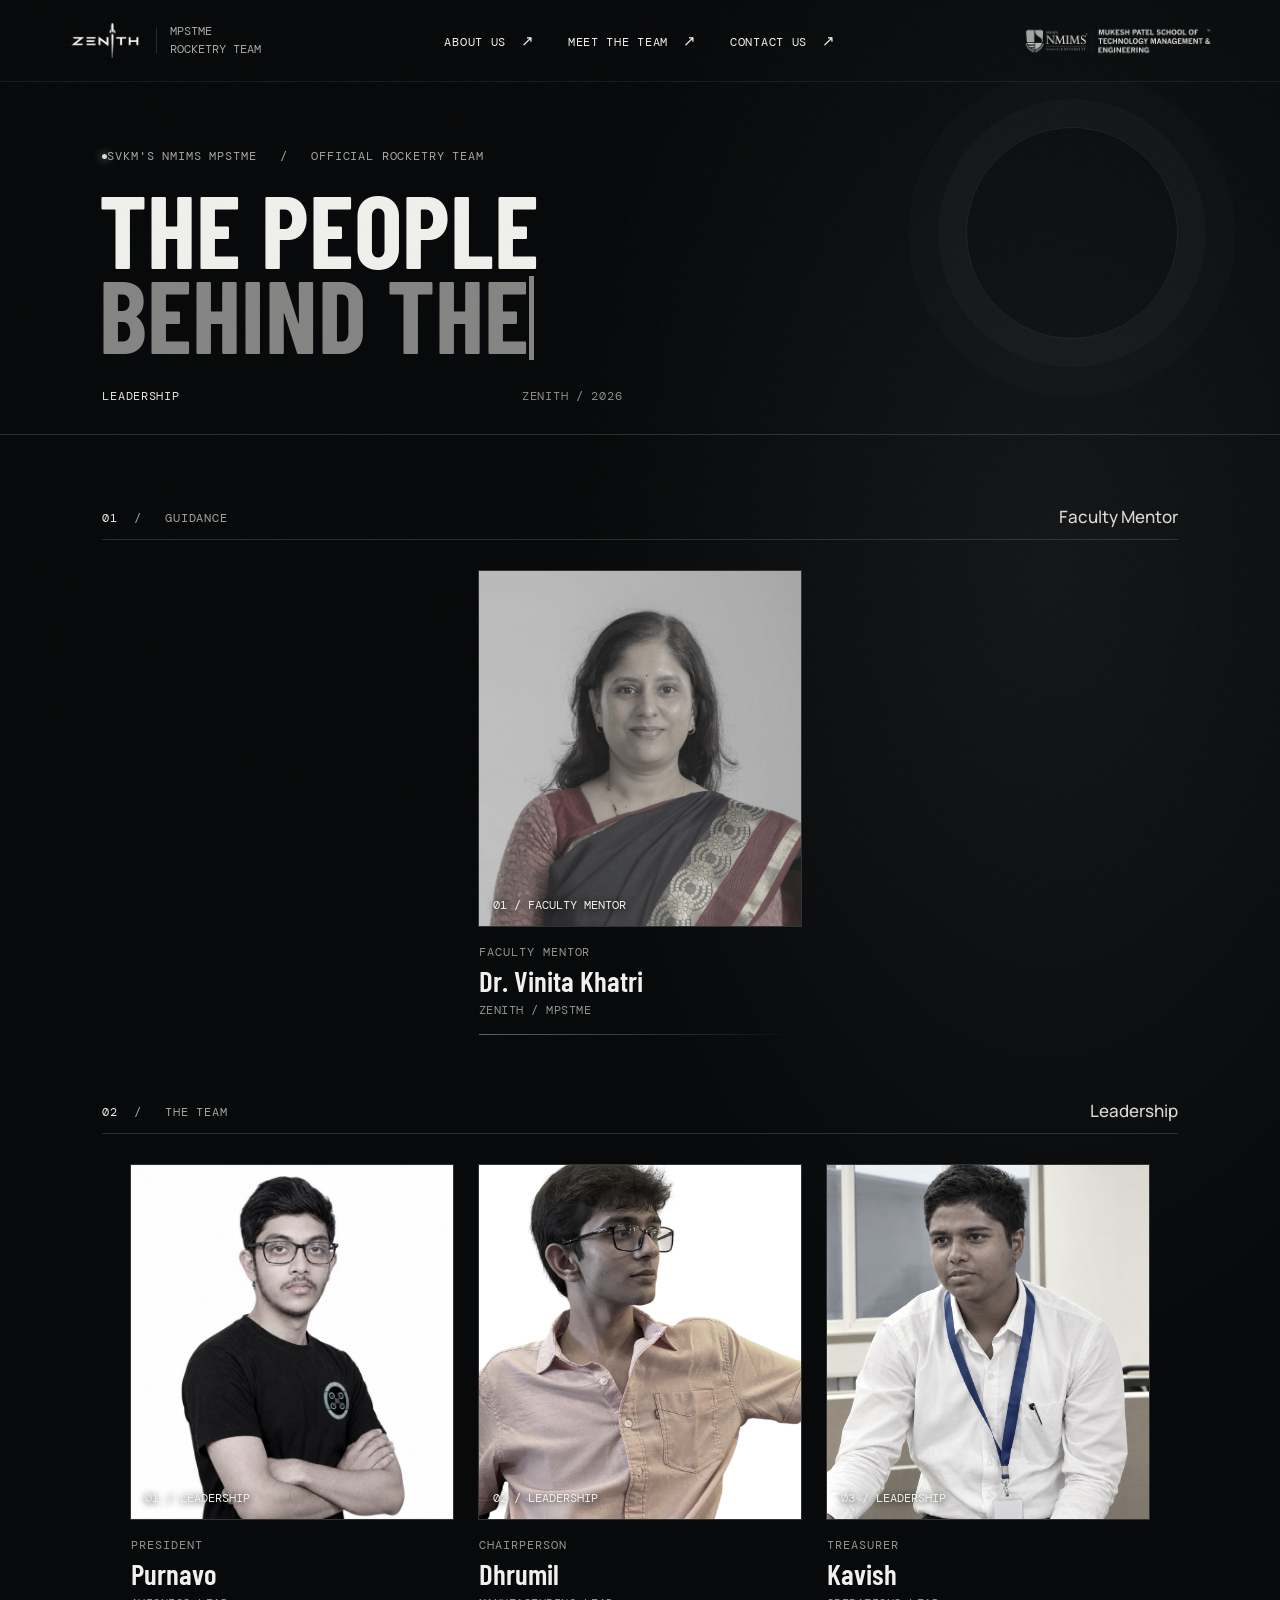
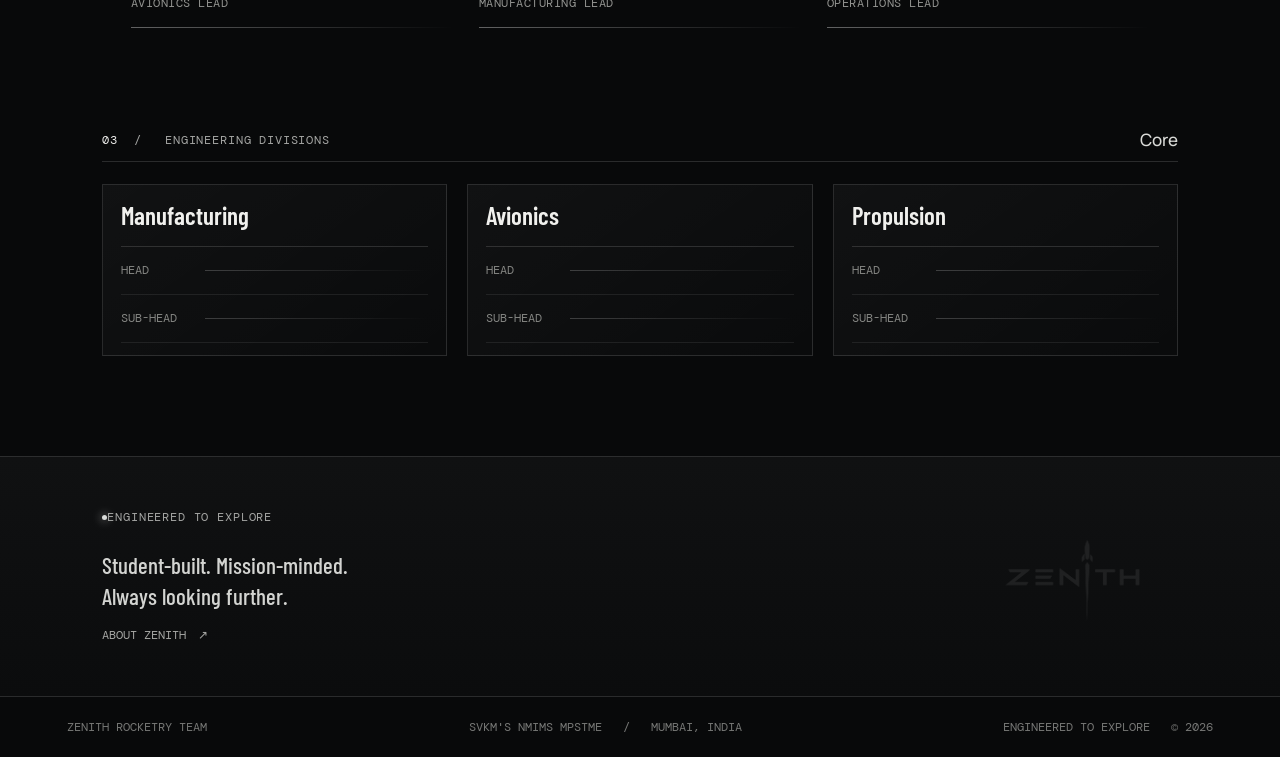
<file: team.html>
<!doctype html>
<html lang="en">
  <head>
    <meta charset="UTF-8" />
    <meta name="viewport" content="width=device-width, initial-scale=1.0" />
    <meta name="theme-color" content="#08090a" />
    <meta name="description" content="Meet the leadership team of ZENITH, the official rocketry team of SVKM's NMIMS MPSTME." />
    <title>Meet the Team | ZENITH</title>
    <link rel="preconnect" href="https://fonts.googleapis.com" />
    <link rel="preconnect" href="https://fonts.gstatic.com" crossorigin />
    <link href="https://fonts.googleapis.com/css2?family=Barlow+Condensed:wght@500;600;700;800&family=DM+Mono:wght@400;500&family=Manrope:wght@400;500;600;700&display=swap" rel="stylesheet" />
    <link rel="icon" href="./zenith-logo-transparent.png" type="image/png" />
    <link rel="stylesheet" href="./styles.css" />
  </head>
  <body class="team-page" id="top">
    <div class="grain" aria-hidden="true"></div>
    <div class="page-transition" aria-hidden="true" hidden>
      <div class="transition-tab"><span class="transition-mark"></span><span>PREPARING FLIGHT</span><span class="transition-coordinate">ZENITH / MPSTME</span></div>
    </div>
    <header class="site-header">
      <a class="brand" href="./index.html#top" aria-label="Zenith home">
        <img src="./zenith-logo-transparent.png" alt="ZENITH" />
        <span class="brand-divider"></span>
        <span class="brand-caption">MPSTME<br />ROCKETRY TEAM</span>
      </a>
      <nav class="header-nav" aria-label="Main navigation">
        <a class="header-link about-link" href="./index.html#team">ABOUT US <span aria-hidden="true">↗</span></a>
        <a class="header-link" href="./team.html" aria-current="page">MEET THE TEAM <span aria-hidden="true">↗</span></a>
        <a class="header-link" href="./contact.html">CONTACT US <span aria-hidden="true">↗</span></a>
      </nav>
      <div class="header-utility">
        <a class="university-mark" href="https://engineering.nmims.edu/" aria-label="Mukesh Patel School of Technology Management and Engineering, NMIMS">
          <img src="./mpstme-logo-transparent.png" alt="SVKM's NMIMS Mukesh Patel School of Technology Management and Engineering" />
        </a>
      </div>
    </header>

    <main>
      <section class="leadership-hero">
        <p class="eyebrow"><span class="eyebrow-dot"></span> SVKM'S NMIMS MPSTME &nbsp; / &nbsp; OFFICIAL ROCKETRY TEAM</p>
        <h1 data-typewriter data-typewriter-delay="350" aria-label="THE PEOPLE BEHIND THE FLIGHT.">THE PEOPLE<br /><em>BEHIND THE FLIGHT.</em></h1>
        <div class="leadership-subline"><span>LEADERSHIP</span><span>ZENITH / 2026</span></div>
      </section>

      <section class="leadership-section mentor-section" aria-labelledby="mentor-title">
        <div class="leadership-heading">
          <p class="eyebrow"><span class="chapter-number">01</span> &nbsp; / &nbsp; GUIDANCE</p>
          <h2 id="mentor-title">Faculty Mentor</h2>
        </div>
        <div class="leaders-grid mentor-grid">
          <article class="leader-profile mentor-profile">
            <div class="leader-photo mentor-photo">
              <img src="./dr.vinita_khatri.jpg" alt="Dr. Vinita Khatri" />
              <span class="leader-photo-index">01 / FACULTY MENTOR</span>
            </div>
            <div class="leader-info"><p class="leader-role">FACULTY MENTOR</p><h3>Dr. Vinita Khatri</h3><p class="leader-specialty">ZENITH / MPSTME</p><span class="leader-rule"></span></div>
          </article>
        </div>
      </section>

      <section class="leadership-section" aria-labelledby="leadership-title">
        <div class="leadership-heading">
          <p class="eyebrow"><span class="chapter-number">02</span> &nbsp; / &nbsp; THE TEAM</p>
          <h2 id="leadership-title">Leadership</h2>
        </div>
        <div class="leaders-grid">
          <article class="leader-profile leader-profile-featured">
            <div class="leader-photo">
              <img src="./purnavo-team.jpg" alt="Purnavo, President of the ZENITH rocketry team" fetchpriority="high" />
              <span class="leader-photo-index">01 / LEADERSHIP</span>
            </div>
            <div class="leader-info"><p class="leader-role">PRESIDENT</p><h3>Purnavo</h3><p class="leader-specialty">AVIONICS LEAD</p><span class="leader-rule"></span></div>
          </article>
          <article class="leader-profile dhrumil-profile">
            <div class="leader-photo">
              <img src="./Dhrumil.png" alt="Dhrumil, Chairperson of the ZENITH rocketry team" fetchpriority="high" />
              <span class="leader-photo-index">02 / LEADERSHIP</span>
            </div>
            <div class="leader-info"><p class="leader-role">CHAIRPERSON</p><h3>Dhrumil</h3><p class="leader-specialty">MANUFACTURING LEAD</p><span class="leader-rule"></span></div>
          </article>
          <article class="leader-profile">
            <div class="leader-photo">
              <img src="./kavish-team.jpeg" alt="Kavish, Treasurer of the ZENITH rocketry team" fetchpriority="high" />
              <span class="leader-photo-index">03 / LEADERSHIP</span>
            </div>
            <div class="leader-info"><p class="leader-role">TREASURER</p><h3>Kavish</h3><p class="leader-specialty">OPERATIONS LEAD</p><span class="leader-rule"></span></div>
          </article>
        </div>
      </section>

      <section class="core-section" aria-labelledby="core-title">
        <div class="core-heading">
          <p class="eyebrow"><span class="chapter-number">03</span> &nbsp; / &nbsp; ENGINEERING DIVISIONS</p>
          <h2 id="core-title">Core</h2>
        </div>
        <div class="core-departments">
          <article class="core-department">
            <h3>Manufacturing</h3>
            <div class="core-roles">
              <div class="core-role"><span>HEAD</span><span class="core-name" aria-label="Name to be announced"></span></div>
              <div class="core-role"><span>SUB-HEAD</span><span class="core-name" aria-label="Name to be announced"></span></div>
            </div>
          </article>
          <article class="core-department">
            <h3>Avionics</h3>
            <div class="core-roles">
              <div class="core-role"><span>HEAD</span><span class="core-name" aria-label="Name to be announced"></span></div>
              <div class="core-role"><span>SUB-HEAD</span><span class="core-name" aria-label="Name to be announced"></span></div>
            </div>
          </article>
          <article class="core-department">
            <h3>Propulsion</h3>
            <div class="core-roles">
              <div class="core-role"><span>HEAD</span><span class="core-name" aria-label="Name to be announced"></span></div>
              <div class="core-role"><span>SUB-HEAD</span><span class="core-name" aria-label="Name to be announced"></span></div>
            </div>
          </article>
        </div>
      </section>

      <section class="team-page-about" id="about">
        <img src="./zenith-logo-transparent.png" alt="" aria-hidden="true" />
        <p class="eyebrow"><span class="eyebrow-dot"></span> ENGINEERED TO EXPLORE</p>
        <p>Student-built. Mission-minded.<br />Always looking further.</p>
        <a href="./index.html#team">ABOUT ZENITH <span aria-hidden="true">↗</span></a>
      </section>
    </main>
    <footer class="site-footer"><span>ZENITH ROCKETRY TEAM</span><span>SVKM'S NMIMS MPSTME &nbsp; / &nbsp; MUMBAI, INDIA</span><span>ENGINEERED TO EXPLORE &nbsp; © 2026</span></footer>
    <script src="./navigation.js" defer></script>
    <script src="./typewriter.js" defer></script>
  </body>
</html>
</file>
<file: styles.css>
:root {
  color-scheme: dark;
  --black: #08090a;
  --white: #f1f1ef;
  --soft: #aaa9a5;
  --muted: #6b6c6b;
  --line: rgba(235, 236, 234, .15);
  --mono: 'DM Mono', monospace;
  --display: 'Barlow Condensed', sans-serif;
  --body: 'Manrope', sans-serif;
  --type-micro: clamp(12px, .9vw, 15px);
  --type-small: clamp(14px, 1vw, 17px);
  --type-nav: clamp(12px, .9vw, 15px);
}

* { box-sizing: border-box; }
html { background: var(--black); scroll-behavior: smooth; scrollbar-color: #555 var(--black); }
body { margin: 0; background: var(--black); color: var(--white); font-family: var(--body); font-size: var(--type-small); -webkit-font-smoothing: antialiased; overflow-x: hidden; }
::selection { background: var(--white); color: var(--black); }
a { color: inherit; text-decoration: none; }
.grain { position: fixed; inset: 0; z-index: 10; pointer-events: none; opacity: .1; background-image: url("data:image/svg+xml,%3Csvg viewBox='0 0 180 180' xmlns='http://www.w3.org/2000/svg'%3E%3Cfilter id='n'%3E%3CfeTurbulence type='fractalNoise' baseFrequency='.92' numOctaves='3' stitchTiles='stitch'/%3E%3C/filter%3E%3Crect width='100%25' height='100%25' filter='url(%23n)' opacity='.13'/%3E%3C/svg%3E"); }
.site-header { height: 82px; position: absolute; inset: 0 0 auto; z-index: 20; display: grid; grid-template-columns: 1fr auto 1fr; align-items: center; column-gap: 24px; padding: 0 5.2vw; border-bottom: 1px solid rgba(255,255,255,.08); }
.brand { display: inline-flex; align-items: center; justify-self: start; gap: 13px; }
.brand img { width: 76px; height: 35px; object-fit: cover; object-position: center; transition: transform .35s ease, filter .35s ease; }
.brand-divider { width: 1px; height: 25px; background: var(--line); }
.brand-caption { font: var(--type-micro)/1.45 var(--mono); color: #a6a7a5; letter-spacing: 0; }
.header-link, .about-link, .team-link { transition: color .25s ease, text-shadow .25s ease; }
.header-link { justify-self: end; font: var(--type-nav) var(--mono); letter-spacing: .06em; }
.header-link span, .about-link span { margin-left: 7px; font-size: 15px; }
.header-nav { grid-column: 2; display: flex; align-items: center; gap: clamp(16px, 2.6vw, 38px); }
.header-nav .header-link { white-space: nowrap; }
.header-utility { grid-column: 3; justify-self: end; display: flex; align-items: center; }
.university-mark { display: block; width: 190px; line-height: 0; transition: transform .35s ease, filter .35s ease; }
.university-mark img { display: block; width: 100%; height: auto; transition: filter .35s ease; }
.scroll-meter { position: fixed; right: 0; top: 82px; z-index: 25; width: 2px; height: calc(100svh - 82px); background: rgba(255,255,255,.08); }
.scroll-meter span { display: block; width: 100%; height: 0; background: #eee; transform-origin: top; }

.mission { position: relative; min-height: 500svh; isolation: isolate; overflow: clip; }
.stage { position: sticky; top: 0; z-index: -1; height: 100svh; margin-bottom: -100svh; overflow: hidden; pointer-events: none; }
.rocket-stage { position: absolute; inset: 0; z-index: 1; }
.rocket-stage canvas { display: block; width: 100%; height: 100%; filter: grayscale(.85); }
.callout-overlay { position: absolute; inset: 0; z-index: 2; width: 100%; height: 100%; overflow: visible; pointer-events: none; }
.callout-overlay path { fill: none; stroke: rgba(239, 240, 238, .72); stroke-width: 1; vector-effect: non-scaling-stroke; }
.callout-overlay circle { fill: #f2f2ef; }
.callout-overlay #callout-target-ring { fill: none; stroke: rgba(238, 239, 237, .72); stroke-width: 1; vector-effect: non-scaling-stroke; }
.callout-overlay.is-hidden { opacity: 0; }
.stage-grid { position: absolute; inset: 0; opacity: .15; background-image: linear-gradient(rgba(255,255,255,.055) 1px, transparent 1px), linear-gradient(90deg, rgba(255,255,255,.055) 1px, transparent 1px); background-size: 9.3vw 9.3vw; mask-image: linear-gradient(90deg, transparent 5%, black 40%, black 95%); }
.stage-hud { position: absolute; top: 112px; right: 5.2vw; display: flex; align-items: center; gap: 13px; color: #888a89; font: var(--type-micro) var(--mono); letter-spacing: .04em; }
.hud-divider { width: 24px; height: 1px; background: #474849; }
.hud-status { display: flex; align-items: center; gap: 7px; }
.hud-status i, .eyebrow-dot { display: block; width: 5px; height: 5px; background: #d9dbd9; border-radius: 50%; box-shadow: 0 0 10px rgba(255,255,255,.75); }
.hud-status b { font-weight: 400; }
.part-callout { position: absolute; top: 0; left: 0; z-index: 3; display: flex; align-items: center; gap: 9px; padding: 7px 9px; border: 1px solid rgba(225, 226, 224, .23); background: rgba(8, 9, 10, .72); color: #c4c5c3; font: var(--type-micro) var(--mono); white-space: nowrap; opacity: 0; transform: translateY(5px); transition: opacity .45s, transform .45s; pointer-events: none; }
.part-callout.is-visible { opacity: 1; transform: translateY(0); }
.callout-index { color: #777; }
.callout-name { color: #ededeb; letter-spacing: .04em; }
.stage-readout { position: absolute; bottom: 30px; left: 5.2vw; right: 5.2vw; display: flex; justify-content: space-between; padding-top: 12px; border-top: 1px solid rgba(255,255,255,.1); color: #747574; font: var(--type-micro) var(--mono); }
.stage-loader, .stage-error { position: absolute; top: 52%; left: 73%; display: flex; align-items: center; gap: 11px; color: #838583; font: var(--type-micro) var(--mono); letter-spacing: .05em; transition: opacity .4s; }
.stage-hud, .stage-readout, .stage-loader, .stage-error { z-index: 3; }
.stage-loader.is-hidden { opacity: 0; }
.loader-ring { width: 15px; height: 15px; border: 1px solid #626463; border-top-color: #eee; border-radius: 50%; animation: spin 1s linear infinite; }
.stage-error { display: block; color: #ddd; line-height: 1.8; }
.stage-error[hidden] { display: none; }
.stage-error span { color: #888; }
@keyframes spin { to { transform: rotate(360deg); } }

.intro, .chapter { position: relative; z-index: 1; min-height: 100svh; display: flex; align-items: center; padding: 100px 8vw 70px; pointer-events: none; }
.intro-copy, .chapter-copy { width: min(40vw, 540px); pointer-events: auto; }
.eyebrow { display: flex; align-items: center; margin: 0 0 22px; color: #a4a5a3; font: var(--type-micro) var(--mono); letter-spacing: .07em; }
.intro h1 { margin: 0 0 -4px -5px; font: 800 clamp(94px, 12.1vw, 190px)/.78 var(--display); letter-spacing: 0; }
.tagline { margin: 22px 0 23px; color: #d2d2cf; font: 400 clamp(18px, 2.3vw, 31px)/1.2 var(--body); }
.tagline span { color: #858684; }
.typewriter-caret { display: inline-block; width: 0; height: .82em; border-left: .055em solid currentColor; vertical-align: -.06em; animation: typewriter-caret .85s steps(2, start) infinite; }
@keyframes typewriter-caret { to { visibility: hidden; } }
.intro-note { color: #898a88; font-size: var(--type-small); line-height: 1.9; }
.scroll-cue { display: flex; align-items: center; gap: 12px; margin-top: 49px; color: #b7b8b5; font: var(--type-micro) var(--mono); letter-spacing: .05em; pointer-events: auto; }
.scroll-cue-icon { display: grid; place-items: center; width: 27px; height: 27px; border: 1px solid #565856; border-radius: 50%; color: #f2f2ef; font-size: 14px; animation: drift 1.8s ease-in-out infinite; }
.scroll-cue-text { transition: color .25s ease, text-shadow .25s ease; }
.scroll-cue-rule { display: block; width: 34px; height: 1px; background: #595b59; }
@keyframes drift { 50% { transform: translateY(4px); } }
.intro-index { position: absolute; bottom: 70px; left: 8vw; color: #70716f; font: var(--type-micro) var(--mono); }
.intro-index span { color: #e9e9e7; }
.chapters { position: relative; }
.chapter { min-height: 100svh; align-items: center; }
.chapter-copy { opacity: .16; transform: translateY(18px); transition: opacity .6s ease, transform .6s ease; }
.chapter.is-active .chapter-copy { opacity: 1; transform: translateY(0); }
.chapter-number { color: #ededeb; }
.chapter h2, .team-copy h2 { margin: 0 0 20px -3px; color: #f0f0ed; font: 600 clamp(54px, 7.1vw, 102px)/.88 var(--display); letter-spacing: 0; }
.chapter h2 em, .team-copy h2 em { color: #858684; font-style: normal; }
.chapter-body { max-width: 355px; margin: 0; color: #9b9c99; font-size: var(--type-small); line-height: 1.9; }
.chapter-meta { display: flex; gap: 20px; margin-top: 34px; padding-top: 12px; border-top: 1px solid var(--line); color: #81827f; font: var(--type-micro) var(--mono); }
.chapter-meta span:first-child { color: #e6e6e3; }
.chapter-side-note { position: absolute; right: 5.2vw; bottom: 75px; color: #666866; font: var(--type-micro) var(--mono); writing-mode: vertical-rl; }

.team-section { position: relative; min-height: 88svh; display: flex; align-items: center; padding: 110px 13vw; overflow: hidden; background: linear-gradient(180deg, #08090a, #101112 62%, #0b0c0d); border-top: 1px solid var(--line); }
.team-mark { position: absolute; right: 6vw; top: 50%; width: min(38vw, 480px); aspect-ratio: 1; transform: translateY(-50%); opacity: .09; }
.team-mark img { width: 100%; height: 100%; object-fit: contain; }
.team-copy { position: relative; z-index: 1; max-width: 560px; }
.team-copy h2 { margin-bottom: 24px; }
.team-copy > p:not(.eyebrow) { max-width: 420px; color: #a5a6a3; font-size: var(--type-small); line-height: 1.9; }
.team-link { display: flex; align-items: center; justify-content: space-between; width: 175px; margin-top: 38px; padding: 13px 0; border-top: 1px solid #666; border-bottom: 1px solid #666; font: var(--type-nav) var(--mono); }
.team-link span:last-child { font-size: 15px; }
.team-coordinate { position: absolute; right: 5.2vw; bottom: 42px; color: #bbbcb9; font: var(--type-micro)/1.8 var(--mono); text-align: right; }
.team-coordinate span { color: #777; font-size: var(--type-micro); }
.site-footer { display: flex; justify-content: space-between; gap: 20px; padding: 22px 5.2vw; border-top: 1px solid var(--line); color: #767775; font: var(--type-micro) var(--mono); }
.page-transition[hidden] { display: none; }
.page-transition { position: fixed; inset: 0; z-index: 100; display: grid; place-items: center; background: rgba(5, 6, 7, .84); backdrop-filter: blur(7px); animation: transition-fade-in .28s ease both; }
.transition-tab { position: relative; width: min(278px, calc(100vw - 48px)); display: grid; grid-template-columns: 19px 1fr auto; align-items: center; gap: 11px; padding: 15px 16px 17px; overflow: hidden; border: 1px solid rgba(255,255,255,.19); background: linear-gradient(120deg, rgba(34,36,37,.96), rgba(13,14,15,.97)); box-shadow: 0 16px 55px rgba(0,0,0,.55), inset 0 1px rgba(255,255,255,.06); color: #e6e7e4; font: var(--type-micro) var(--mono); letter-spacing: .04em; animation: transition-tab-in .42s cubic-bezier(.2,.75,.25,1) both; }
.transition-tab::after { position: absolute; bottom: 0; left: 0; width: 100%; height: 2px; background: linear-gradient(90deg, #f1f1ef 0 36%, rgba(255,255,255,.13) 36%); content: ''; transform: scaleX(0); transform-origin: left; animation: transition-progress .54s ease-out forwards; }
.transition-mark { position: relative; width: 17px; height: 17px; border: 1px solid rgba(255,255,255,.3); border-radius: 50%; }
.transition-mark::after { position: absolute; inset: 3px; border: 1px solid #f1f1ef; border-radius: 50%; content: ''; animation: transition-pulse .8s ease-in-out infinite alternate; }
.transition-coordinate { color: #838582; font-size: var(--type-micro); }
.is-navigating { overflow: hidden; }
@keyframes transition-fade-in { from { opacity: 0; } to { opacity: 1; } }
@keyframes transition-tab-in { from { opacity: 0; transform: translateY(10px) scale(.98); } to { opacity: 1; transform: translateY(0) scale(1); } }
@keyframes transition-progress { to { transform: scaleX(1); } }
@keyframes transition-pulse { from { transform: scale(.72); opacity: .45; } to { transform: scale(1); opacity: 1; } }
.team-page { min-height: 100vh; background: radial-gradient(ellipse at 82% 24%, rgba(130, 134, 138, .11), transparent 33%), var(--black); }
.team-page main { padding-top: 82px; }
.leadership-hero { position: relative; min-height: 310px; display: flex; flex-direction: column; justify-content: flex-end; padding: 66px 8vw 30px; border-bottom: 1px solid var(--line); overflow: hidden; }
.leadership-hero::after { position: absolute; top: 45px; right: 8vw; width: 210px; height: 210px; border: 1px solid rgba(255,255,255,.08); border-radius: 50%; content: ''; box-shadow: 0 0 0 28px rgba(255,255,255,.018), 0 0 0 58px rgba(255,255,255,.012); pointer-events: none; }
.leadership-hero .eyebrow { position: relative; z-index: 1; }
.leadership-hero h1 { position: relative; z-index: 1; margin: 0 0 28px -3px; color: #efefec; font: 700 clamp(62px, 8vw, 112px)/.83 var(--display); letter-spacing: 0; }
.leadership-hero h1 em { color: #858684; font-style: normal; }
.leadership-subline { display: flex; justify-content: space-between; width: 100%; max-width: 520px; color: #8d8e8b; font: var(--type-micro) var(--mono); letter-spacing: .06em; }
.leadership-subline span:first-child { color: #e3e4e1; }
.leadership-section { padding: 70px 8vw 100px; }
.mentor-section { padding-bottom: 22px; }
.mentor-section + .leadership-section { padding-top: 42px; }
.mentor-profile { grid-column: 2; }
.mentor-profile .leader-photo > img { object-position: center 30%; }
.dhrumil-profile .leader-photo > img { object-position: center 22%; }
.leadership-heading { display: flex; align-items: end; justify-content: space-between; margin-bottom: 30px; border-bottom: 1px solid var(--line); }
.leadership-heading .eyebrow { margin-bottom: 13px; }
.leadership-heading h2 { margin: 0 0 11px; color: #d9dad7; font: 500 17px var(--body); }
.leaders-grid { display: grid; grid-template-columns: repeat(3, minmax(0, 1fr)); gap: 24px; max-width: 1020px; margin-inline: auto; }
.leader-profile { min-width: 0; }
.leader-photo { position: relative; aspect-ratio: 1 / 1.1; overflow: hidden; border: 1px solid rgba(255,255,255,.13); background: #141516; }
.leader-photo > img { display: block; width: 100%; height: 100%; object-fit: cover; object-position: center 36%; filter: grayscale(.72); transition: filter .45s ease, transform .6s cubic-bezier(.2,.75,.25,1); }
.leader-profile:hover .leader-photo > img { filter: grayscale(.1); transform: scale(1.025); }
.leader-photo-index { position: absolute; left: 14px; bottom: 13px; color: #efefed; font: var(--type-micro) var(--mono); text-shadow: 0 1px 7px #000; }
.leader-photo-placeholder { display: grid; place-items: center; background: linear-gradient(145deg, #191a1b, #101112); }
.leader-photo-placeholder::before, .leader-photo-placeholder::after { position: absolute; content: ''; border: 1px solid rgba(255,255,255,.09); border-radius: 50%; }
.leader-photo-placeholder::before { width: 52%; aspect-ratio: 1; }
.leader-photo-placeholder::after { width: 72%; aspect-ratio: 1; }
.placeholder-mark { z-index: 1; color: rgba(239,240,238,.72); font: 500 clamp(35px, 5vw, 62px)/1 var(--display); }
.placeholder-note { position: absolute; top: 15px; right: 14px; color: #777976; font: var(--type-micro)/1.6 var(--mono); text-align: right; }
.leader-info { position: relative; padding: 17px 1px 0; }
.leader-role { margin: 0 0 6px; color: #949592; font: var(--type-micro) var(--mono); letter-spacing: .08em; }
.leader-info h3 { margin: 0; color: #f0f0ed; font: 600 29px/1 var(--display); }
.leader-specialty { margin: 7px 0 0; color: #929390; font: var(--type-micro) var(--mono); letter-spacing: .04em; }
.leader-rule { display: block; width: 100%; height: 1px; margin-top: 16px; background: linear-gradient(90deg, rgba(255,255,255,.36), transparent); }
.core-section { padding: 0 8vw 100px; }
.core-heading { display: flex; align-items: end; justify-content: space-between; margin-bottom: 22px; border-bottom: 1px solid var(--line); }
.core-heading .eyebrow { margin-bottom: 13px; }
.core-heading h2 { margin: 0 0 10px; color: #d9dad7; font: 500 17px var(--body); }
.core-departments { display: grid; grid-template-columns: repeat(3, minmax(0, 1fr)); gap: 20px; }
.core-department { min-width: 0; padding: 18px 18px 12px; border: 1px solid rgba(255,255,255,.12); background: linear-gradient(145deg, rgba(255,255,255,.035), rgba(255,255,255,.008)); }
.core-department h3 { margin: 0 0 18px; color: #f0f0ed; font: 600 25px/1 var(--display); }
.core-roles { border-top: 1px solid var(--line); }
.core-role { min-height: 48px; display: grid; grid-template-columns: 72px 1fr; align-items: center; gap: 12px; border-bottom: 1px solid rgba(255,255,255,.08); color: #858683; font: var(--type-micro) var(--mono); }
.core-name { display: block; height: 1px; background: linear-gradient(90deg, rgba(255,255,255,.2), transparent); }
.team-page-about { position: relative; min-height: 240px; display: flex; flex-direction: column; justify-content: center; padding: 48px 8vw; overflow: hidden; border-top: 1px solid var(--line); background: linear-gradient(180deg, #101112, #0b0c0d); }
.team-page-about > img { position: absolute; right: 8vw; top: 50%; width: 210px; height: 150px; object-fit: contain; opacity: .08; transform: translateY(-50%); }
.team-page-about .eyebrow, .team-page-about > p:not(.eyebrow) { position: relative; z-index: 1; }
.team-page-about > p:not(.eyebrow) { margin: 3px 0 15px; color: #d3d4d1; font: 500 23px/1.35 var(--display); }
.team-page-about > a { position: relative; z-index: 1; width: fit-content; color: #a6a7a4; font: var(--type-nav) var(--mono); }
.team-page-about > a span { display: inline-block; margin-left: 5px; transition: transform .25s ease; }
.team-page-about > a:hover { color: #fff; }
.team-page-about > a:hover span { transform: translate(2px, -2px); }
.contact-page { min-height: 100vh; background: radial-gradient(ellipse at 50% 42%, rgba(104, 130, 92, .12), transparent 43%), var(--black); }
.contact-page main { min-height: 100svh; padding-top: 82px; }
.contact-hero { position: relative; isolation: isolate; min-height: calc(100svh - 82px); display: flex; flex-direction: column; align-items: center; justify-content: center; padding: 70px 8vw 86px; overflow: hidden; text-align: center; }
.contact-model { position: absolute; inset: 0; z-index: 0; opacity: .16; pointer-events: none; }
.contact-model canvas { display: block; width: 100%; height: 100%; filter: grayscale(.55); }
.contact-hero::before { position: absolute; inset: 0; z-index: 1; background-image: linear-gradient(rgba(255,255,255,.035) 1px, transparent 1px), linear-gradient(90deg, rgba(255,255,255,.035) 1px, transparent 1px); background-size: 74px 74px; mask-image: radial-gradient(ellipse at center, #000, transparent 74%); content: ''; pointer-events: none; }
.contact-hero > :not(.contact-model) { position: relative; z-index: 2; }
.contact-hero > .contact-coordinates { position: absolute; right: 5.2vw; bottom: 20px; }
.contact-hero .eyebrow { justify-content: center; margin-bottom: 20px; }
.contact-hero h1 { margin: 0; color: #f0f0ed; font: 700 clamp(58px, 9vw, 112px)/.85 var(--display); }
.contact-hero h1 span { display: block; color: #858b80; }
.contact-hero h1 .typewriter-caret { display: inline-block; }
.contact-intro { max-width: 410px; margin: 22px 0 0; color: #a5a6a3; font-size: var(--type-small); line-height: 1.8; }
.recruitment-deadline { display: flex; align-items: center; gap: 8px; margin: 35px 0 13px; color: #b9bbb6; font: var(--type-micro) var(--mono); letter-spacing: .06em; }
.recruitment-deadline time { color: #eff0ec; }
.countdown { display: flex; align-items: flex-start; gap: clamp(12px, 3vw, 30px); }
.countdown-unit { min-width: 56px; display: flex; flex-direction: column; gap: 5px; }
.countdown-unit span { color: #eff0ec; font: 500 34px/1 var(--display); font-variant-numeric: tabular-nums; }
.countdown-unit small { color: #777a75; font: var(--type-micro) var(--mono); letter-spacing: .08em; }
.countdown-separator { padding-top: 2px; color: #6f7569; font: 24px/1 var(--display); }
.countdown-status { min-height: 9px; margin: 12px 0 0; color: #777a75; font: var(--type-micro) var(--mono); letter-spacing: .08em; }
.recruitment-cta { position: relative; min-height: 62px; display: inline-flex; align-items: center; justify-content: center; gap: 13px; margin-top: 34px; padding: 0 27px; overflow: hidden; border: 1px solid rgba(255,255,255,.34); background: linear-gradient(145deg, #252728, #141516); color: #f1f1ef; box-shadow: 0 4px 0 #050606, 0 11px 26px rgba(0,0,0,.4), inset 0 1px rgba(255,255,255,.12); font: 500 var(--type-nav) var(--mono); letter-spacing: .04em; isolation: isolate; transition: color .25s, border-color .25s, box-shadow .25s, transform .25s cubic-bezier(.2,.75,.25,1); }
.recruitment-cta::after { position: absolute; inset: 0; z-index: 0; background: linear-gradient(110deg, transparent 32%, rgba(255,255,255,.13) 48%, transparent 64%); content: ''; transform: translateX(-120%); transition: transform .65s cubic-bezier(.2,.75,.25,1); pointer-events: none; }
.recruitment-cta:hover, .recruitment-cta:focus-visible { border-color: rgba(255,255,255,.7); color: #fff; box-shadow: 0 8px 0 #050606, 0 20px 36px rgba(0,0,0,.55), 0 0 22px rgba(255,255,255,.1); transform: translateY(-4px) scale(1.015); }
.recruitment-cta:hover::after, .recruitment-cta:focus-visible::after { transform: translateX(120%); }
.recruitment-cta:focus-visible { outline: 2px solid #f1f1ef; outline-offset: 4px; }
.recruitment-cta:active { box-shadow: 0 2px 0 #050606, 0 5px 12px rgba(0,0,0,.45); transform: translateY(1px) scale(1.005); }
.recruitment-cta > span { position: relative; z-index: 1; }
.live-indicator { position: relative; width: 7px; height: 7px; flex: 0 0 7px; border-radius: 50%; background: #1d8c41; box-shadow: 0 0 9px rgba(27,154,67,.85); }
.live-indicator::after { position: absolute; inset: -4px; border: 1px solid rgba(29,140,65,.55); border-radius: 50%; content: ''; animation: live-pulse 1.7s ease-out infinite; }
.contact-coordinates { position: absolute; right: 5.2vw; bottom: 20px; z-index: 1; max-width: 190px; color: #777a75; font: var(--type-micro)/1.5 var(--mono); text-align: right; }
@keyframes live-pulse { to { transform: scale(1.8); opacity: 0; } }
.pointer-reticle { position: fixed; top: 0; left: 0; z-index: 30; width: 24px; height: 24px; opacity: 0; pointer-events: none; transition: opacity .2s; }
.pointer-reticle span, .pointer-reticle::before, .pointer-reticle::after { position: absolute; content: ''; display: block; }
.pointer-reticle span { inset: 10px; width: 4px; height: 4px; border: 1px solid rgba(255,255,255,.7); border-radius: 50%; }
.pointer-reticle::before { left: 11px; top: 0; width: 1px; height: 24px; background: rgba(255,255,255,.3); }
.pointer-reticle::after { left: 0; top: 11px; width: 24px; height: 1px; background: rgba(255,255,255,.3); }

@media (pointer: fine) { body:hover .pointer-reticle { opacity: .65; } }
@media (hover: hover) {
  .brand:hover img { transform: translateY(-2px) scale(1.035); filter: drop-shadow(0 0 9px rgba(255,255,255,.48)); }
  .university-mark:hover { transform: translateY(-2px) scale(1.025); }
  .university-mark:hover img { filter: drop-shadow(0 0 9px rgba(255,255,255,.42)); }
  .header-link:hover, .team-link:hover { color: #fff; text-shadow: 0 0 12px rgba(255,255,255,.5); }
  .about-link:hover { color: #fff; text-shadow: 0 0 12px rgba(255,255,255,.5); }
  .header-link span, .team-link span:last-child { display: inline-block; transition: transform .25s ease; }
  .about-link span { display: inline-block; transition: transform .25s ease; }
  .about-link:hover span { transform: translate(2px, -2px); }
  .header-link:hover span, .team-link:hover span:last-child { transform: translate(2px, -2px); }
  .scroll-cue:hover .scroll-cue-icon { animation: none; transform: translateY(3px) scale(1.08); border-color: #dfe0de; box-shadow: 0 0 14px rgba(255,255,255,.28); }
  .scroll-cue:hover .scroll-cue-text { color: #fff; text-shadow: 0 0 11px rgba(255,255,255,.48); }
  .scroll-cue:hover .scroll-cue-rule { width: 48px; background: #dfe0de; box-shadow: 0 0 9px rgba(255,255,255,.34); }
  .scroll-cue-icon, .scroll-cue-rule { transition: transform .3s ease, width .3s ease, border-color .3s ease, background-color .3s ease, box-shadow .3s ease; }
}
@media (max-width: 760px) {
  :root {
    --type-micro: clamp(10px, 2.8vw, 12px);
    --type-small: clamp(13px, 3.6vw, 15px);
    --type-nav: clamp(10px, 2.8vw, 12px);
  }
  .site-header { height: 96px; grid-template-columns: 1fr auto; grid-template-rows: 1fr 1fr; column-gap: 0; padding: 7px 6vw 5px; }
  .brand { grid-column: 1; grid-row: 1; gap: 9px; }
  .brand img { width: 67px; height: 31px; }
  .brand-caption { font-size: var(--type-micro); }
  .header-nav { grid-column: 1 / -1; grid-row: 2; width: 100%; justify-content: space-between; gap: 8px; }
  .header-nav .header-link { font-size: var(--type-nav); }
  .about-link { align-self: center; justify-self: start; padding-left: 2px; font-size: var(--type-nav); }
  .about-link span { font-size: 14px; }
  .header-link { font-size: var(--type-nav); }
  .header-utility { display: contents; }
  .university-mark { grid-column: 2; grid-row: 1; align-self: center; justify-self: end; width: 102px; }
  .scroll-meter { top: 96px; height: calc(100svh - 96px); }
  .mission { min-height: 500svh; }
  .stage { height: 78svh; top: 11svh; margin-bottom: -78svh; }
  .stage-grid { background-size: 22vw 22vw; opacity: .11; }
  .stage-hud { top: 86px; right: 6vw; flex-wrap: wrap; justify-content: flex-end; gap: 7px; font-size: var(--type-micro); }
  .hud-coordinate { display: none; }
  .hud-divider { display: none; }
  .part-callout { gap: 6px; padding: 6px 7px; font-size: var(--type-micro); }
  .stage-readout { bottom: 15px; left: 6vw; right: 6vw; font-size: var(--type-micro); }
  .stage-loader, .stage-error { top: 45%; left: 62%; font-size: var(--type-micro); }
  .intro, .chapter { min-height: 100svh; padding: 95px 8vw 60px; align-items: flex-start; }
  .intro { padding-top: 18svh; }
  .intro-copy, .chapter-copy { width: min(86vw, 430px); }
  .intro h1 { font-size: clamp(84px, 23vw, 130px); }
  .eyebrow { max-width: 90vw; font-size: var(--type-micro); }
  .tagline { font-size: 22px; margin-top: 18px; }
  .intro-note { font-size: var(--type-small); }
  .scroll-cue { margin-top: 31px; }
  .intro-index { left: 8vw; bottom: 52px; }
  .chapter { align-items: flex-end; padding-bottom: 17svh; }
  .chapter-copy { padding: 16px 14px; background: linear-gradient(90deg, rgba(8,9,10,.85), rgba(8,9,10,.55) 75%, transparent); }
  .chapter h2, .team-copy h2 { font-size: clamp(55px, 15vw, 84px); }
  .chapter-body { max-width: 330px; font-size: var(--type-small); }
  .chapter-meta { margin-top: 23px; font-size: var(--type-micro); }
  .chapter-side-note { right: 5vw; bottom: 82px; font-size: var(--type-micro); }
  .team-section { min-height: 83svh; padding: 100px 8vw; align-items: flex-start; }
  .team-mark { right: -18vw; top: 57%; width: 75vw; opacity: .065; }
  .team-copy h2 { font-size: clamp(54px, 15vw, 80px); }
  .team-copy > p:not(.eyebrow) { max-width: 350px; font-size: var(--type-small); }
  .team-coordinate { right: 8vw; bottom: 26px; font-size: var(--type-micro); }
  .site-footer { flex-wrap: wrap; padding: 17px 8vw; font-size: var(--type-micro); }
  .site-footer span:nth-child(2) { display: none; }
  .team-page main { padding-top: 96px; }
  .leadership-hero { min-height: 260px; padding: 54px 8vw 24px; }
  .leadership-hero h1 { font-size: clamp(54px, 13vw, 82px); }
  .leadership-hero::after { top: 45px; right: -32px; width: 145px; height: 145px; }
  .leadership-section { padding: 48px 8vw 65px; }
  .mentor-section { padding-bottom: 15px; }
  .mentor-section + .leadership-section { padding-top: 30px; }
  .leadership-heading { align-items: center; }
  .leaders-grid { grid-template-columns: 1fr; gap: 30px; }
  .mentor-profile { grid-column: 1; }
  .leader-profile { display: grid; grid-template-columns: minmax(110px, 34%) 1fr; align-items: end; gap: 14px; }
  .leader-info { padding-bottom: 15px; }
  .leader-info h3 { font-size: 27px; }
  .placeholder-mark { font-size: 42px; }
  .core-section { padding: 0 8vw 65px; }
  .core-departments { grid-template-columns: 1fr; gap: 12px; }
  .core-department { padding: 16px 15px 8px; }
  .core-department h3 { margin-bottom: 13px; font-size: 23px; }
  .core-role { min-height: 42px; }
  .team-page-about { min-height: 210px; padding: 38px 8vw; }
  .team-page-about > img { right: -20px; width: 150px; height: 125px; }
  .contact-page main { padding-top: 96px; }
  .contact-hero { min-height: calc(100svh - 96px); padding: 56px 7vw 76px; }
  .contact-hero h1 { font-size: clamp(58px, 16vw, 86px); }
  .contact-intro { max-width: 340px; font-size: var(--type-small); }
  .countdown-unit { min-width: 48px; }
  .countdown-unit span { font-size: 30px; }
  .recruitment-cta { min-height: 58px; gap: 10px; padding: 0 16px; font-size: var(--type-nav); }
  .contact-hero > .contact-coordinates { position: relative; right: auto; bottom: auto; align-self: flex-end; max-width: min(190px, 86vw); margin-top: 16px; font-size: var(--type-micro); }
}
@media (max-width: 370px) {
  .brand img { width: 57px; height: 27px; }
  .brand-caption { font-size: var(--type-micro); }
  .brand-divider { height: 22px; }
  .university-mark { width: 84px; }
}
@media (prefers-reduced-motion: reduce) {
  *, *::before, *::after { scroll-behavior: auto !important; animation-duration: .01ms !important; animation-iteration-count: 1 !important; transition-duration: .01ms !important; }
}
</file>
